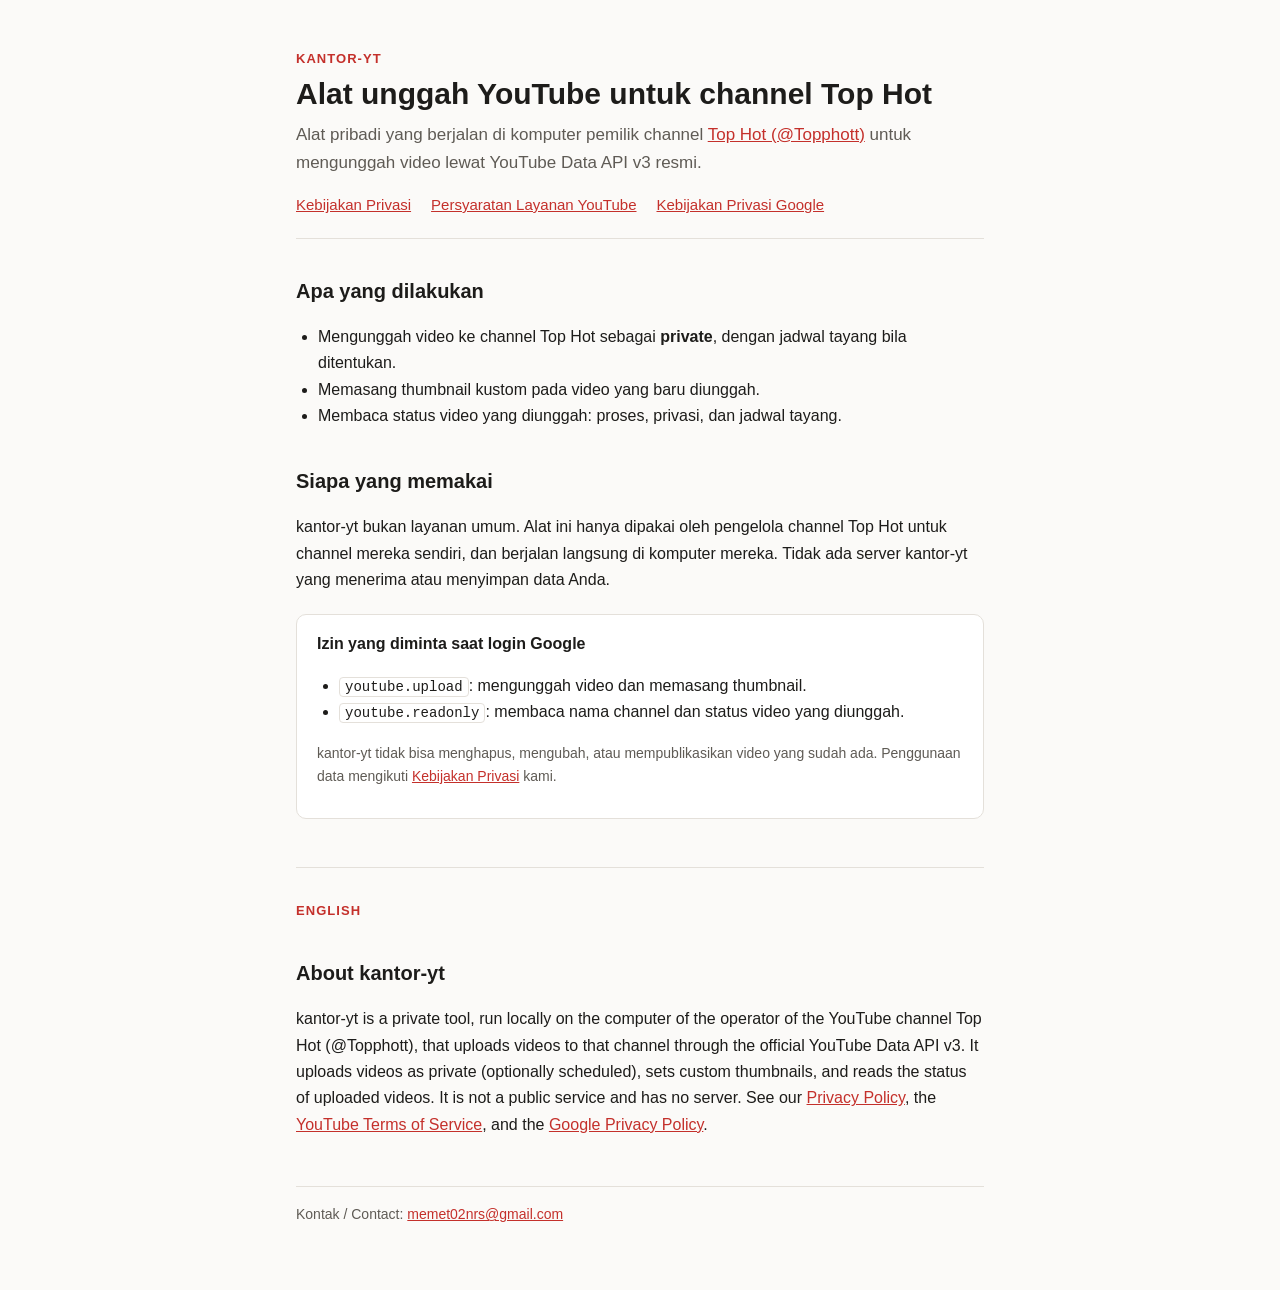
<file: index.html>
<!doctype html>
<html lang="id">
<head>
  <meta charset="utf-8">
  <meta name="viewport" content="width=device-width, initial-scale=1">
  <title>kantor-yt</title>
  <meta name="description" content="kantor-yt: alat pribadi untuk mengunggah video ke channel YouTube Top Hot memakai YouTube Data API v3 resmi.">
  <link rel="stylesheet" href="style.css">
</head>
<body>
<main>
  <header>
    <div class="brand">kantor-yt</div>
    <h1>Alat unggah YouTube untuk channel Top Hot</h1>
    <p class="lead">Alat pribadi yang berjalan di komputer pemilik channel
      <a href="https://www.youtube.com/@Topphott">Top Hot (@Topphott)</a> untuk mengunggah video lewat
      YouTube Data API v3 resmi.</p>
    <nav>
      <a href="privacy.html">Kebijakan Privasi</a>
      <a href="https://www.youtube.com/t/terms">Persyaratan Layanan YouTube</a>
      <a href="https://policies.google.com/privacy">Kebijakan Privasi Google</a>
    </nav>
  </header>

  <h2>Apa yang dilakukan</h2>
  <ul>
    <li>Mengunggah video ke channel Top Hot sebagai <strong>private</strong>, dengan jadwal tayang bila ditentukan.</li>
    <li>Memasang thumbnail kustom pada video yang baru diunggah.</li>
    <li>Membaca status video yang diunggah: proses, privasi, dan jadwal tayang.</li>
  </ul>

  <h2>Siapa yang memakai</h2>
  <p>kantor-yt bukan layanan umum. Alat ini hanya dipakai oleh pengelola channel Top Hot untuk channel
    mereka sendiri, dan berjalan langsung di komputer mereka. Tidak ada server kantor-yt yang menerima atau
    menyimpan data Anda.</p>

  <div class="card">
    <strong>Izin yang diminta saat login Google</strong>
    <ul>
      <li><code>youtube.upload</code>: mengunggah video dan memasang thumbnail.</li>
      <li><code>youtube.readonly</code>: membaca nama channel dan status video yang diunggah.</li>
    </ul>
    <p class="meta">kantor-yt tidak bisa menghapus, mengubah, atau mempublikasikan video yang sudah ada.
      Penggunaan data mengikuti <a href="privacy.html">Kebijakan Privasi</a> kami.</p>
  </div>

  <hr>
  <div class="brand">English</div>
  <h2>About kantor-yt</h2>
  <p>kantor-yt is a private tool, run locally on the computer of the operator of the YouTube channel
    Top Hot (@Topphott), that uploads videos to that channel through the official YouTube Data API v3.
    It uploads videos as private (optionally scheduled), sets custom thumbnails, and reads the status of
    uploaded videos. It is not a public service and has no server. See our
    <a href="privacy.html#english">Privacy Policy</a>, the
    <a href="https://www.youtube.com/t/terms">YouTube Terms of Service</a>, and the
    <a href="https://policies.google.com/privacy">Google Privacy Policy</a>.</p>

  <footer>
    Kontak / Contact: <a href="mailto:memet02nrs@gmail.com">memet02nrs@gmail.com</a>
  </footer>
</main>
</body>
</html>
</file>
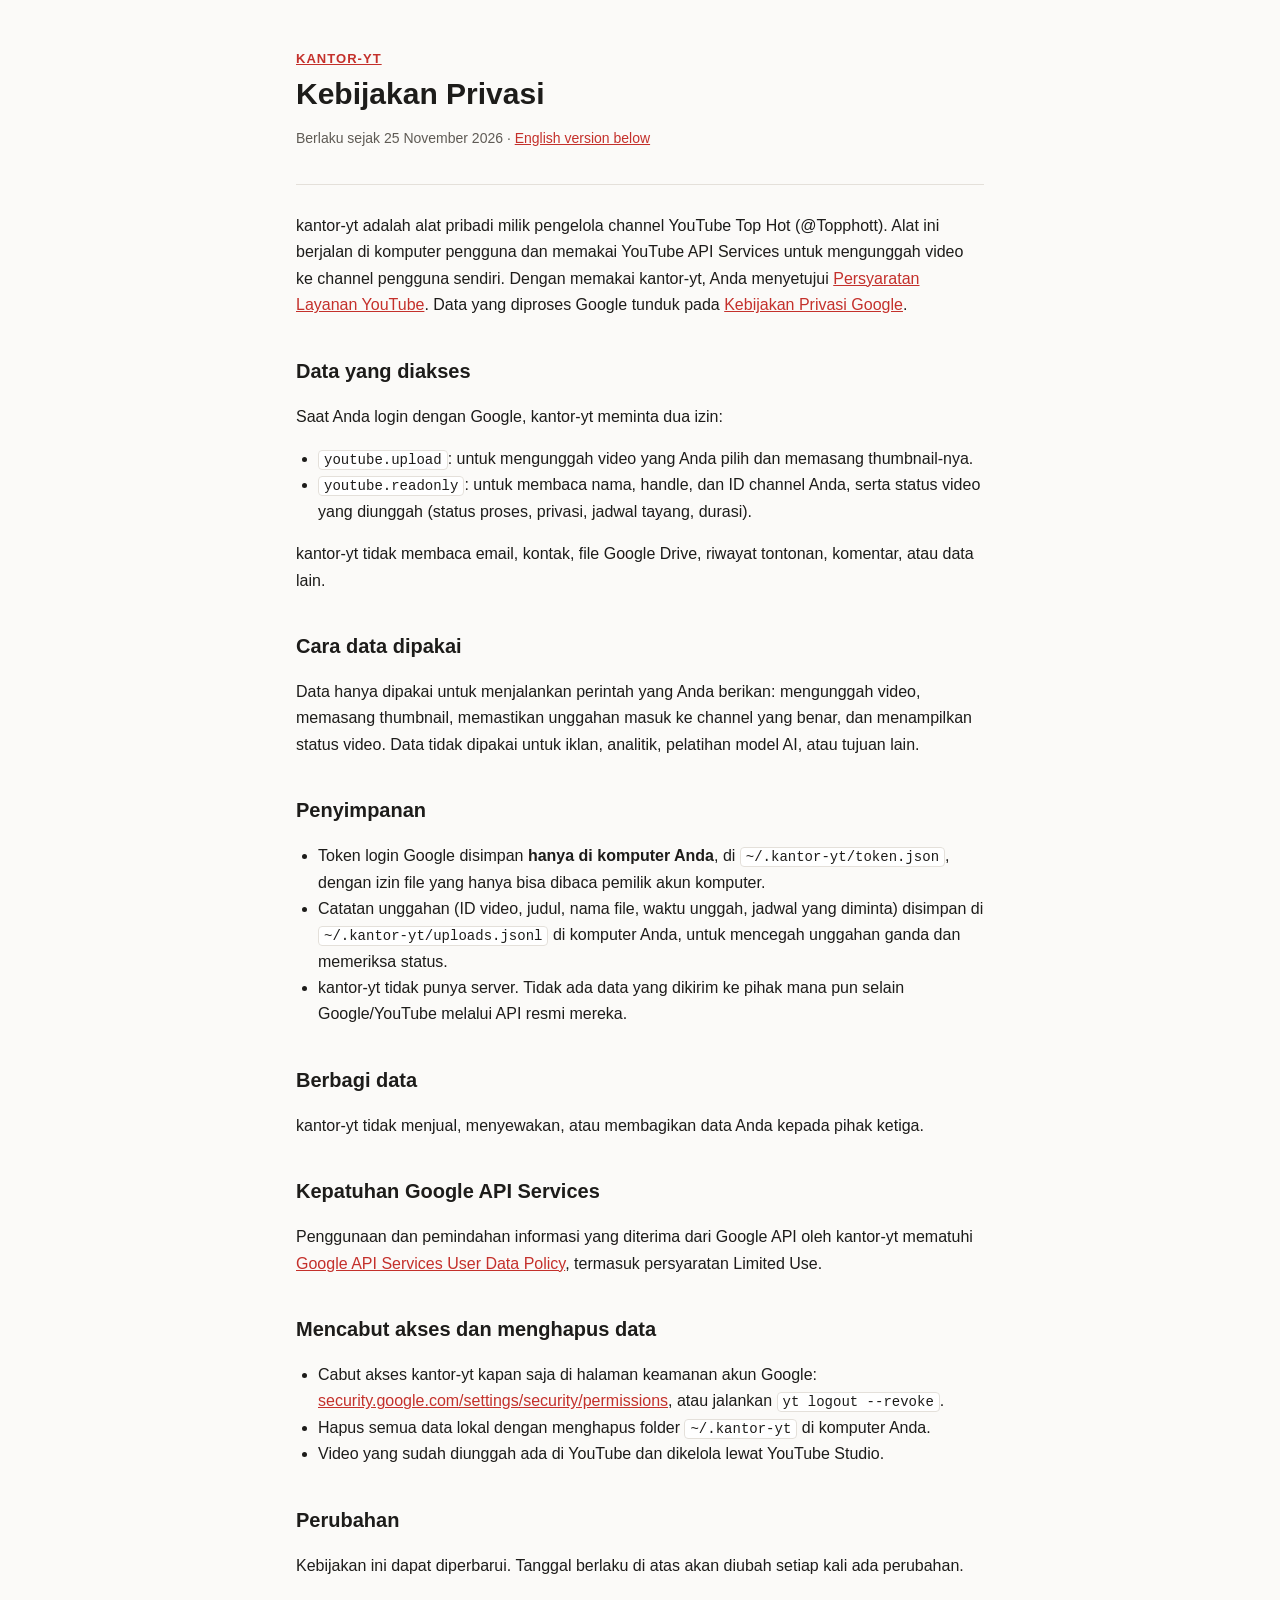
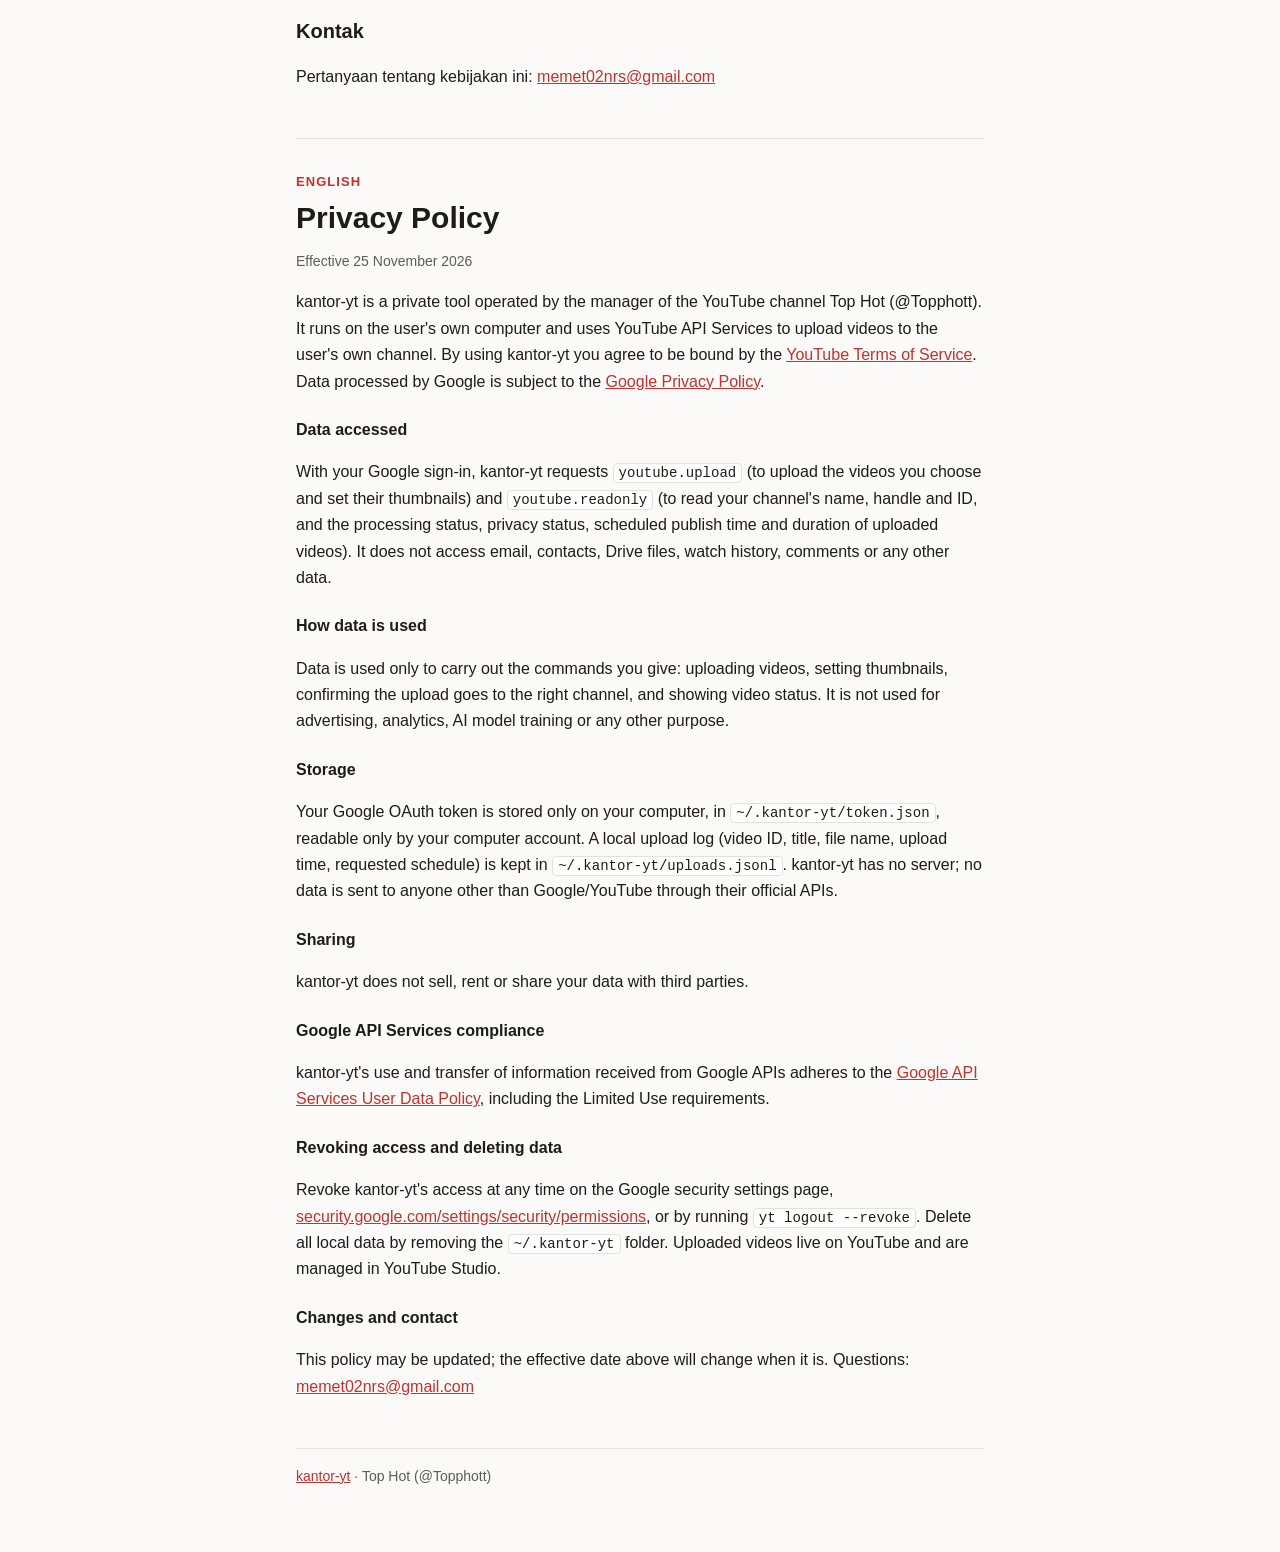
<file: privacy.html>
<!doctype html>
<html lang="id">
<head>
  <meta charset="utf-8">
  <meta name="viewport" content="width=device-width, initial-scale=1">
  <title>Kebijakan Privasi kantor-yt</title>
  <meta name="description" content="Kebijakan privasi kantor-yt, alat unggah YouTube untuk channel Top Hot.">
  <link rel="stylesheet" href="style.css">
</head>
<body>
<main>
  <header>
    <div class="brand"><a href="index.html">kantor-yt</a></div>
    <h1>Kebijakan Privasi</h1>
    <p class="meta">Berlaku sejak 25 November 2026 · <a href="#english">English version below</a></p>
  </header>

  <p>kantor-yt adalah alat pribadi milik pengelola channel YouTube Top Hot (@Topphott). Alat ini berjalan
    di komputer pengguna dan memakai YouTube API Services untuk mengunggah video ke channel pengguna sendiri.
    Dengan memakai kantor-yt, Anda menyetujui
    <a href="https://www.youtube.com/t/terms">Persyaratan Layanan YouTube</a>. Data yang diproses Google
    tunduk pada <a href="https://policies.google.com/privacy">Kebijakan Privasi Google</a>.</p>

  <h2>Data yang diakses</h2>
  <p>Saat Anda login dengan Google, kantor-yt meminta dua izin:</p>
  <ul>
    <li><code>youtube.upload</code>: untuk mengunggah video yang Anda pilih dan memasang thumbnail-nya.</li>
    <li><code>youtube.readonly</code>: untuk membaca nama, handle, dan ID channel Anda, serta status video
      yang diunggah (status proses, privasi, jadwal tayang, durasi).</li>
  </ul>
  <p>kantor-yt tidak membaca email, kontak, file Google Drive, riwayat tontonan, komentar, atau data lain.</p>

  <h2>Cara data dipakai</h2>
  <p>Data hanya dipakai untuk menjalankan perintah yang Anda berikan: mengunggah video, memasang thumbnail,
    memastikan unggahan masuk ke channel yang benar, dan menampilkan status video. Data tidak dipakai untuk
    iklan, analitik, pelatihan model AI, atau tujuan lain.</p>

  <h2>Penyimpanan</h2>
  <ul>
    <li>Token login Google disimpan <strong>hanya di komputer Anda</strong>, di
      <code>~/.kantor-yt/token.json</code>, dengan izin file yang hanya bisa dibaca pemilik akun komputer.</li>
    <li>Catatan unggahan (ID video, judul, nama file, waktu unggah, jadwal yang diminta) disimpan di
      <code>~/.kantor-yt/uploads.jsonl</code> di komputer Anda, untuk mencegah unggahan ganda dan memeriksa status.</li>
    <li>kantor-yt tidak punya server. Tidak ada data yang dikirim ke pihak mana pun selain Google/YouTube
      melalui API resmi mereka.</li>
  </ul>

  <h2>Berbagi data</h2>
  <p>kantor-yt tidak menjual, menyewakan, atau membagikan data Anda kepada pihak ketiga.</p>

  <h2>Kepatuhan Google API Services</h2>
  <p>Penggunaan dan pemindahan informasi yang diterima dari Google API oleh kantor-yt mematuhi
    <a href="https://developers.google.com/terms/api-services-user-data-policy">Google API Services User Data
    Policy</a>, termasuk persyaratan Limited Use.</p>

  <h2>Mencabut akses dan menghapus data</h2>
  <ul>
    <li>Cabut akses kantor-yt kapan saja di halaman keamanan akun Google:
      <a href="https://security.google.com/settings/security/permissions">security.google.com/settings/security/permissions</a>,
      atau jalankan <code>yt logout --revoke</code>.</li>
    <li>Hapus semua data lokal dengan menghapus folder <code>~/.kantor-yt</code> di komputer Anda.</li>
    <li>Video yang sudah diunggah ada di YouTube dan dikelola lewat YouTube Studio.</li>
  </ul>

  <h2>Perubahan</h2>
  <p>Kebijakan ini dapat diperbarui. Tanggal berlaku di atas akan diubah setiap kali ada perubahan.</p>

  <h2>Kontak</h2>
  <p>Pertanyaan tentang kebijakan ini: <a href="mailto:memet02nrs@gmail.com">memet02nrs@gmail.com</a></p>

  <hr>

  <section id="english">
    <div class="brand">English</div>
    <h1>Privacy Policy</h1>
    <p class="meta">Effective 25 November 2026</p>

    <p>kantor-yt is a private tool operated by the manager of the YouTube channel Top Hot (@Topphott). It runs
      on the user's own computer and uses YouTube API Services to upload videos to the user's own channel.
      By using kantor-yt you agree to be bound by the
      <a href="https://www.youtube.com/t/terms">YouTube Terms of Service</a>. Data processed by Google is subject
      to the <a href="https://policies.google.com/privacy">Google Privacy Policy</a>.</p>

    <h3>Data accessed</h3>
    <p>With your Google sign-in, kantor-yt requests <code>youtube.upload</code> (to upload the videos you choose
      and set their thumbnails) and <code>youtube.readonly</code> (to read your channel's name, handle and ID, and
      the processing status, privacy status, scheduled publish time and duration of uploaded videos). It does not
      access email, contacts, Drive files, watch history, comments or any other data.</p>

    <h3>How data is used</h3>
    <p>Data is used only to carry out the commands you give: uploading videos, setting thumbnails, confirming the
      upload goes to the right channel, and showing video status. It is not used for advertising, analytics,
      AI model training or any other purpose.</p>

    <h3>Storage</h3>
    <p>Your Google OAuth token is stored only on your computer, in <code>~/.kantor-yt/token.json</code>, readable
      only by your computer account. A local upload log (video ID, title, file name, upload time, requested
      schedule) is kept in <code>~/.kantor-yt/uploads.jsonl</code>. kantor-yt has no server; no data is sent to
      anyone other than Google/YouTube through their official APIs.</p>

    <h3>Sharing</h3>
    <p>kantor-yt does not sell, rent or share your data with third parties.</p>

    <h3>Google API Services compliance</h3>
    <p>kantor-yt's use and transfer of information received from Google APIs adheres to the
      <a href="https://developers.google.com/terms/api-services-user-data-policy">Google API Services User Data
      Policy</a>, including the Limited Use requirements.</p>

    <h3>Revoking access and deleting data</h3>
    <p>Revoke kantor-yt's access at any time on the Google security settings page,
      <a href="https://security.google.com/settings/security/permissions">security.google.com/settings/security/permissions</a>,
      or by running <code>yt logout --revoke</code>. Delete all local data by removing the
      <code>~/.kantor-yt</code> folder. Uploaded videos live on YouTube and are managed in YouTube Studio.</p>

    <h3>Changes and contact</h3>
    <p>This policy may be updated; the effective date above will change when it is. Questions:
      <a href="mailto:memet02nrs@gmail.com">memet02nrs@gmail.com</a></p>
  </section>

  <footer><a href="index.html">kantor-yt</a> · Top Hot (@Topphott)</footer>
</main>
</body>
</html>
</file>
<file: style.css>
:root {
  --bg: #fbfaf8;
  --fg: #1d1c1a;
  --muted: #5f5b55;
  --line: #e4e0da;
  --accent: #c4302b;
  --card: #ffffff;
}
@media (prefers-color-scheme: dark) {
  :root {
    --bg: #161514;
    --fg: #ecebe8;
    --muted: #a8a49d;
    --line: #2e2c29;
    --accent: #ff6b5e;
    --card: #1e1d1b;
  }
}
* { box-sizing: border-box; }
body {
  margin: 0;
  background: var(--bg);
  color: var(--fg);
  font: 16px/1.65 -apple-system, BlinkMacSystemFont, "Segoe UI", Roboto, "Helvetica Neue", Arial, sans-serif;
}
main { max-width: 720px; margin: 0 auto; padding: 48px 16px 64px; }
header { border-bottom: 1px solid var(--line); padding-bottom: 20px; margin-bottom: 28px; }
.brand { font-size: 13px; letter-spacing: .08em; text-transform: uppercase; color: var(--accent); font-weight: 600; }
h1 { font-size: 30px; line-height: 1.25; margin: 6px 0 8px; }
h2 { font-size: 20px; margin: 36px 0 8px; }
h3 { font-size: 16px; margin: 22px 0 4px; }
p, li { color: var(--fg); }
.lead { color: var(--muted); font-size: 17px; margin: 0; }
.meta { color: var(--muted); font-size: 14px; }
ul { padding-left: 22px; }
code { font-family: ui-monospace, SFMono-Regular, Menlo, monospace; font-size: 14px; background: var(--card); border: 1px solid var(--line); border-radius: 4px; padding: 1px 5px; }
a { color: var(--accent); }
.card { background: var(--card); border: 1px solid var(--line); border-radius: 10px; padding: 16px 20px; margin: 20px 0; }
nav { display: flex; flex-wrap: wrap; gap: 8px 20px; margin-top: 16px; font-size: 15px; }
hr { border: 0; border-top: 1px solid var(--line); margin: 48px 0 32px; }
footer { margin-top: 48px; border-top: 1px solid var(--line); padding-top: 16px; color: var(--muted); font-size: 14px; }
</file>
